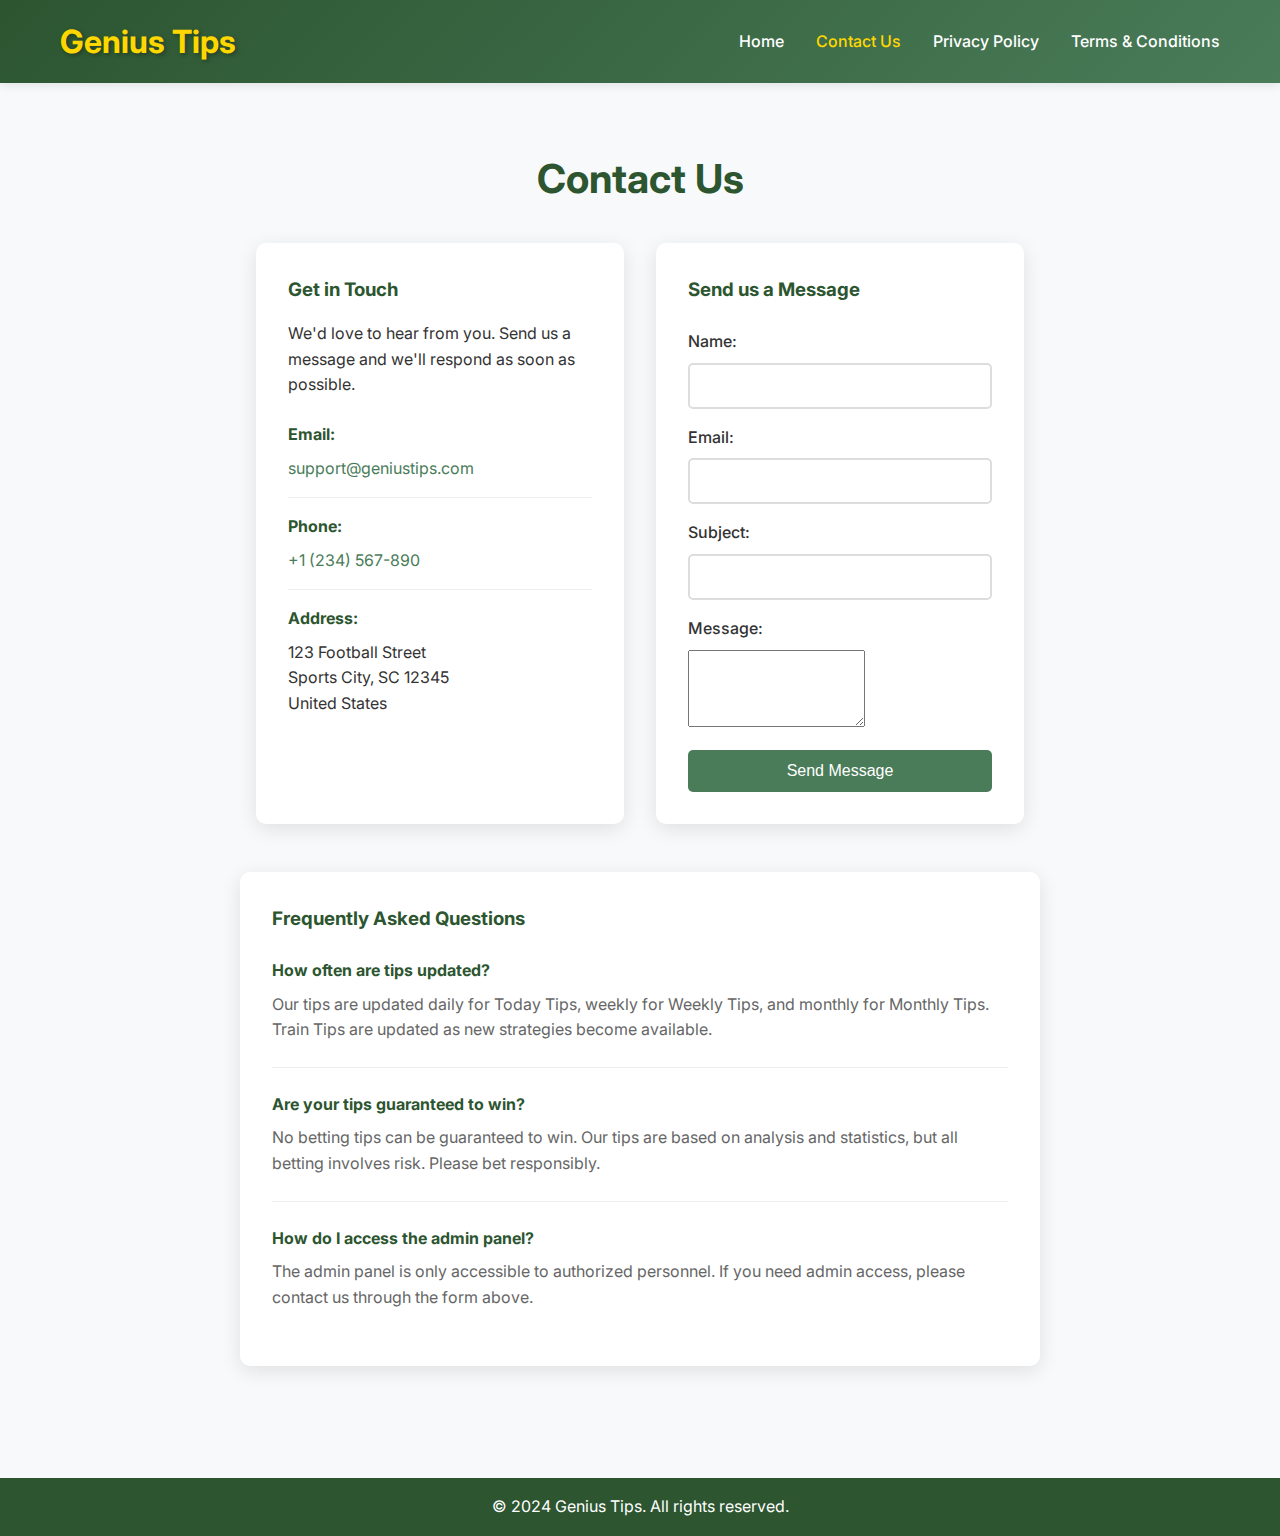
<file: contact.html>
<!DOCTYPE html>
<html lang="en">
<head>
    <meta charset="UTF-8">
    <meta name="viewport" content="width=device-width, initial-scale=1.0">
    <title>Contact Us - Genius Pro Tips</title>
    
    <!-- Favicon -->
    <link rel="icon" type="image/x-icon" href="favicon.ico">
    <link rel="shortcut icon" href="favicon.ico">
    
    <link rel="stylesheet" href="styles.css">
    <link href="https://fonts.googleapis.com/css2?family=Inter:wght@300;400;500;600;700&display=swap" rel="stylesheet">
</head>
<body>
    <!-- Header -->
    <header class="header">
        <div class="container">
            <h1 class="logo" id="logo">Genius Tips</h1>
            <nav class="nav">
                <a href="index.html" class="nav-link">Home</a>
                <a href="contact.html" class="nav-link active">Contact Us</a>
                <a href="privacy.html" class="nav-link">Privacy Policy</a>
                <a href="terms.html" class="nav-link">Terms & Conditions</a>
                <a href="#" class="nav-link" onclick="logout()" id="logoutBtn" style="display: none;">Logout</a>
            </nav>
            
            <!-- Mobile Menu Button -->
            <button class="mobile-menu-btn" onclick="toggleMobileMenu()">
                <span></span>
                <span></span>
                <span></span>
            </button>
            
            <!-- Mobile Navigation -->
            <nav class="mobile-nav">
                <a href="index.html" class="nav-link">Home</a>
                <a href="contact.html" class="nav-link active">Contact Us</a>
                <a href="privacy.html" class="nav-link">Privacy Policy</a>
                <a href="terms.html" class="nav-link">Terms & Conditions</a>
                <a href="#" class="nav-link" onclick="logout()" id="logoutBtnMobile" style="display: none;">Logout</a>
            </nav>
        </div>
    </header>

    <!-- Main Content -->
    <main class="main">
        <div class="container">
            <div class="page-content">
                <h1 class="page-title">Contact Us</h1>
                
                <div class="contact-info">
                    <div class="contact-card">
                        <h3>Get in Touch</h3>
                        <p>We'd love to hear from you. Send us a message and we'll respond as soon as possible.</p>
                        
                        <div class="contact-details">
                            <div class="contact-item">
                                <strong>Email:</strong>
                                <a href="mailto:support@geniustips.com">support@geniustips.com</a>
                            </div>
                            <div class="contact-item">
                                <strong>Phone:</strong>
                                <a href="tel:+1234567890">+1 (234) 567-890</a>
                            </div>
                            <div class="contact-item">
                                <strong>Address:</strong>
                                <span>123 Football Street<br>Sports City, SC 12345<br>United States</span>
                            </div>
                        </div>
                    </div>
                    
                    <div class="contact-form">
                        <h3>Send us a Message</h3>
                        <form id="contactForm">
                            <div class="form-group">
                                <label for="name">Name:</label>
                                <input type="text" id="name" name="name" required>
                            </div>
                            <div class="form-group">
                                <label for="email">Email:</label>
                                <input type="email" id="email" name="email" required>
                            </div>
                            <div class="form-group">
                                <label for="subject">Subject:</label>
                                <input type="text" id="subject" name="subject" required>
                            </div>
                            <div class="form-group">
                                <label for="message">Message:</label>
                                <textarea id="message" name="message" rows="5" required></textarea>
                            </div>
                            <button type="submit" class="btn btn-primary">Send Message</button>
                        </form>
                    </div>
                </div>
                
                <div class="faq-section">
                    <h3>Frequently Asked Questions</h3>
                    <div class="faq-item">
                        <h4>How often are tips updated?</h4>
                        <p>Our tips are updated daily for Today Tips, weekly for Weekly Tips, and monthly for Monthly Tips. Train Tips are updated as new strategies become available.</p>
                    </div>
                    <div class="faq-item">
                        <h4>Are your tips guaranteed to win?</h4>
                        <p>No betting tips can be guaranteed to win. Our tips are based on analysis and statistics, but all betting involves risk. Please bet responsibly.</p>
                    </div>
                    <div class="faq-item">
                        <h4>How do I access the admin panel?</h4>
                        <p>The admin panel is only accessible to authorized personnel. If you need admin access, please contact us through the form above.</p>
                    </div>
                </div>
            </div>
        </div>
    </main>

    <!-- Admin Login Modal -->
    <div id="adminModal" class="modal">
        <div class="modal-content">
            <span class="close" onclick="closeAdminModal()">&times;</span>
            <h2>Admin Login</h2>
            <form id="adminLoginForm">
                <div class="form-group">
                    <label for="username">Username:</label>
                    <input type="text" id="username" name="username" required>
                </div>
                <div class="form-group">
                    <label for="password">Password:</label>
                    <input type="password" id="password" name="password" required>
                </div>
                <button type="submit" class="btn btn-primary">Login</button>
            </form>
        </div>
    </div>

    <!-- Footer -->
    <footer class="footer">
        <div class="container">
            <p>&copy; 2024 Genius Tips. All rights reserved.</p>
        </div>
    </footer>

    <script src="script.js"></script>
    <script>
        // Handle contact form submission
        document.getElementById('contactForm').addEventListener('submit', function(e) {
            e.preventDefault();
            alert('Thank you for your message! We will get back to you soon.');
            this.reset();
        });
    </script>
</body>
</html>
</file>
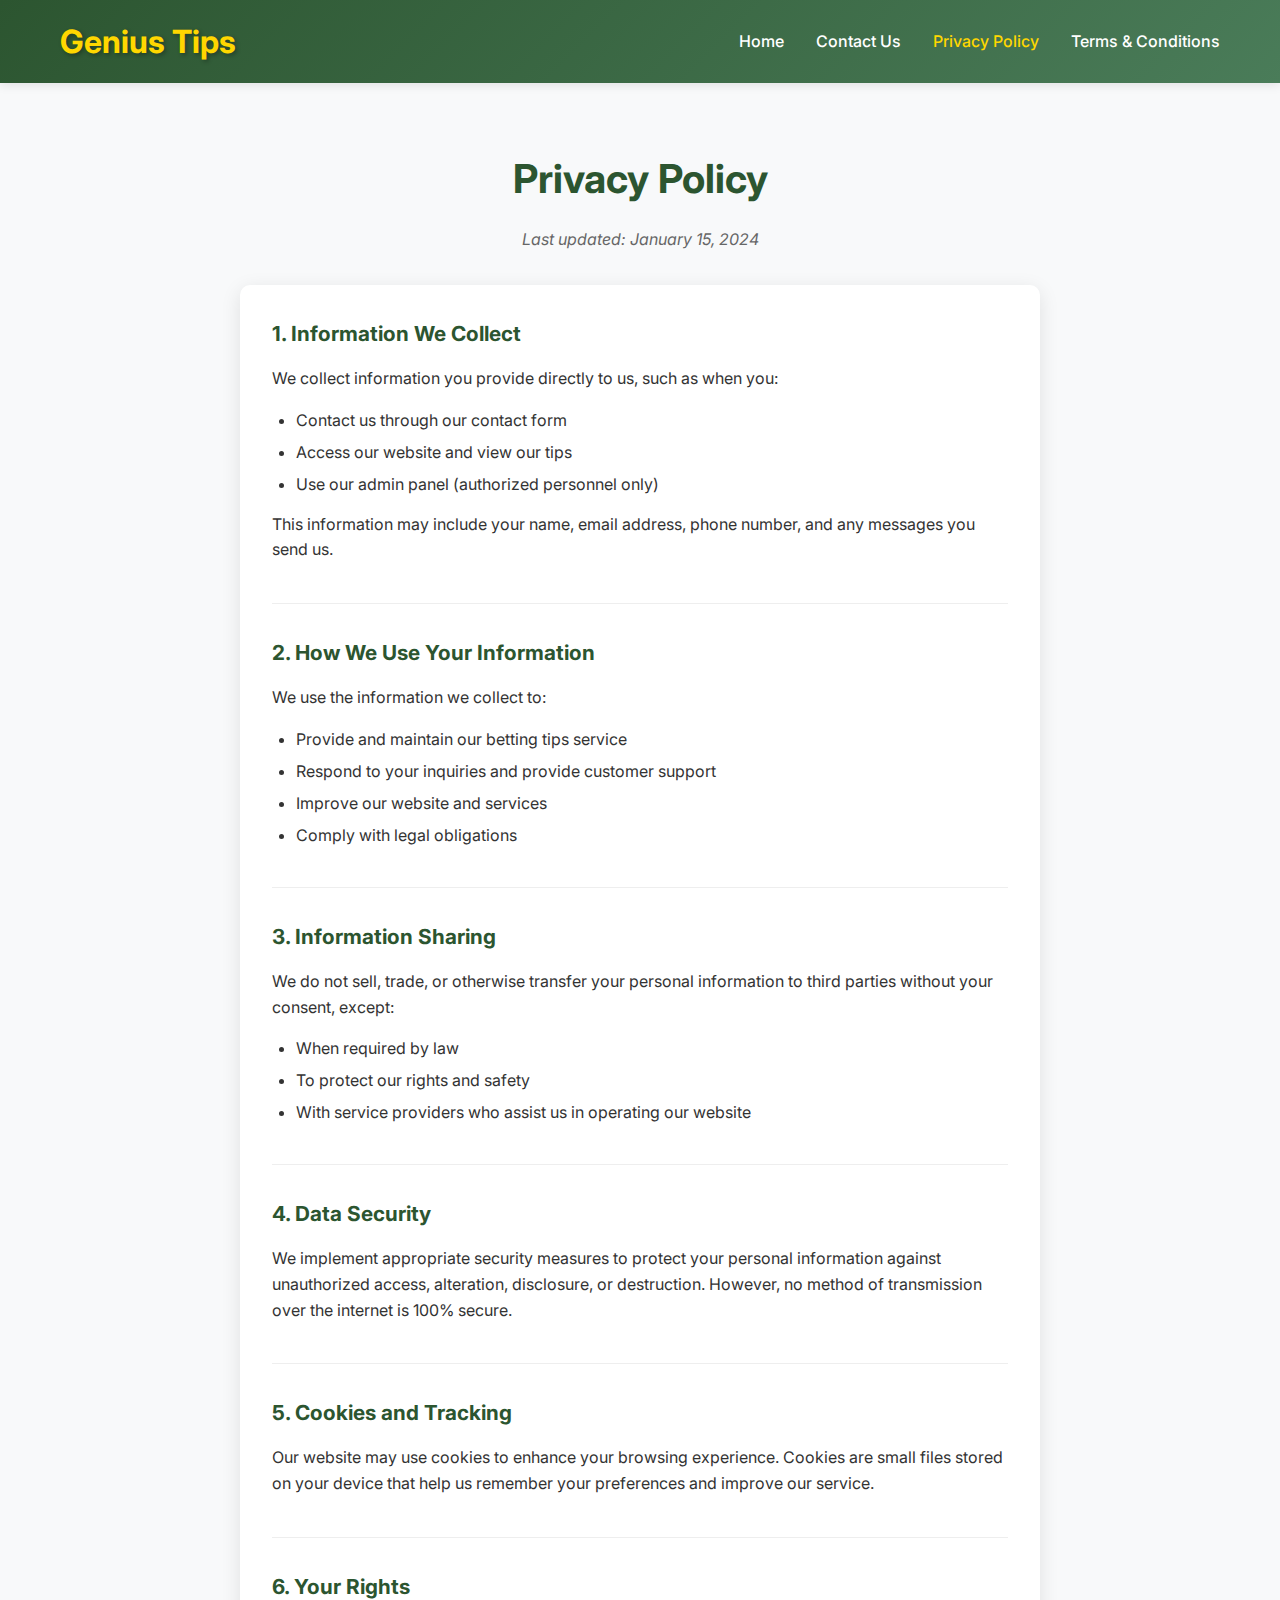
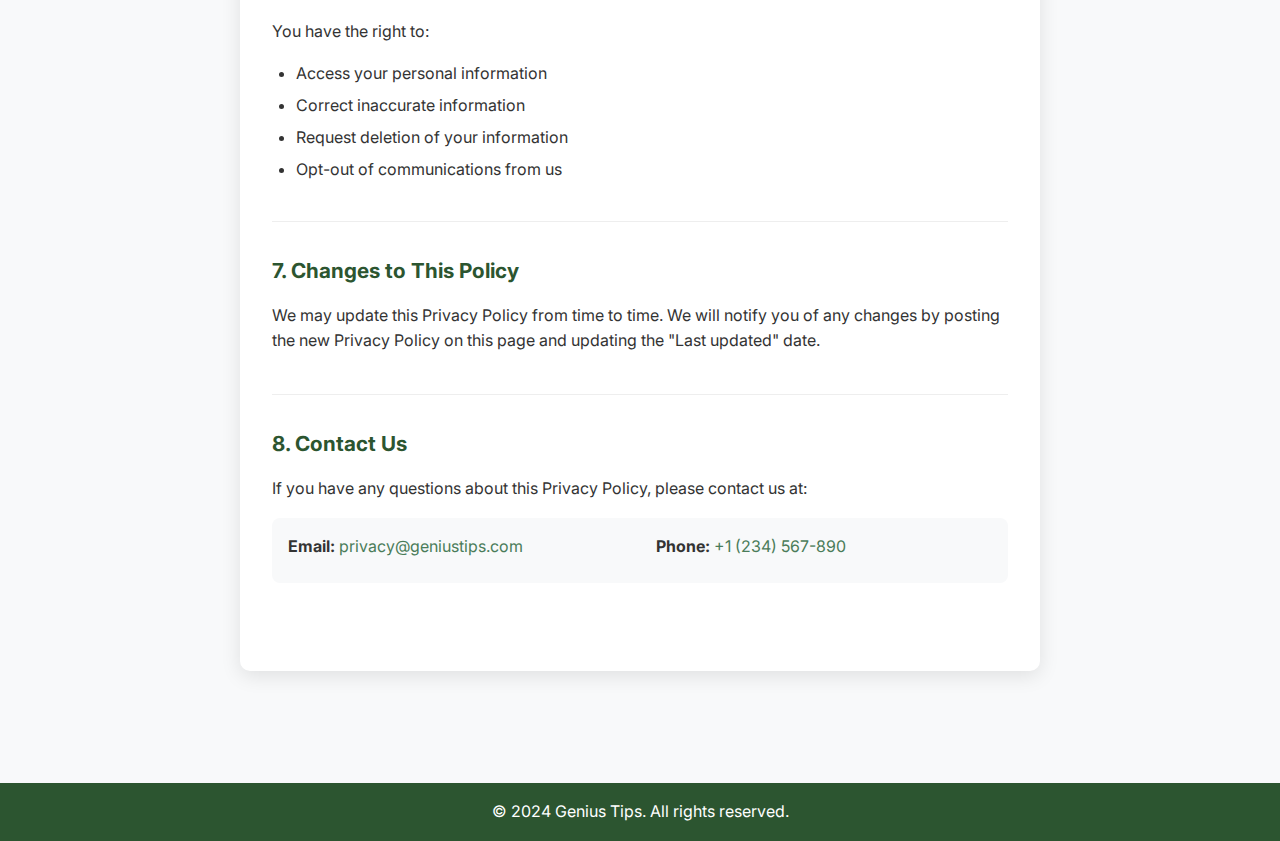
<file: privacy.html>
<!DOCTYPE html>
<html lang="en">
<head>
    <meta charset="UTF-8">
    <meta name="viewport" content="width=device-width, initial-scale=1.0">
    <meta name="google-adsense-account" content="ca-pub-2565386197658799">
    <title>Privacy Policy - Genius Tips</title>
    <link rel="stylesheet" href="styles.css">
    <link href="https://fonts.googleapis.com/css2?family=Inter:wght@300;400;500;600;700&display=swap" rel="stylesheet">
</head>
<body>
    <!-- Header -->
    <header class="header">
        <div class="container">
            <h1 class="logo" id="logo">Genius Tips</h1>
            <nav class="nav">
                <a href="index.html" class="nav-link">Home</a>
                <a href="contact.html" class="nav-link">Contact Us</a>
                <a href="privacy.html" class="nav-link active">Privacy Policy</a>
                <a href="terms.html" class="nav-link">Terms & Conditions</a>
                <a href="#" class="nav-link" onclick="logout()" id="logoutBtn" style="display: none;">Logout</a>
            </nav>
            
            <!-- Mobile Menu Button -->
            <button class="mobile-menu-btn" onclick="toggleMobileMenu()">
                <span></span>
                <span></span>
                <span></span>
            </button>
            
            <!-- Mobile Navigation -->
            <nav class="mobile-nav">
                <a href="index.html" class="nav-link">Home</a>
                <a href="contact.html" class="nav-link">Contact Us</a>
                <a href="privacy.html" class="nav-link active">Privacy Policy</a>
                <a href="terms.html" class="nav-link">Terms & Conditions</a>
                <a href="#" class="nav-link" onclick="logout()" id="logoutBtnMobile" style="display: none;">Logout</a>
            </nav>
        </div>
    </header>

    <!-- Main Content -->
    <main class="main">
        <div class="container">
            <div class="page-content">
                <h1 class="page-title">Privacy Policy</h1>
                <p class="last-updated">Last updated: January 15, 2024</p>
                
                <div class="policy-content">
                    <section class="policy-section">
                        <h3>1. Information We Collect</h3>
                        <p>We collect information you provide directly to us, such as when you:</p>
                        <ul>
                            <li>Contact us through our contact form</li>
                            <li>Access our website and view our tips</li>
                            <li>Use our admin panel (authorized personnel only)</li>
                        </ul>
                        <p>This information may include your name, email address, phone number, and any messages you send us.</p>
                    </section>

                    <section class="policy-section">
                        <h3>2. How We Use Your Information</h3>
                        <p>We use the information we collect to:</p>
                        <ul>
                            <li>Provide and maintain our betting tips service</li>
                            <li>Respond to your inquiries and provide customer support</li>
                            <li>Improve our website and services</li>
                            <li>Comply with legal obligations</li>
                        </ul>
                    </section>

                    <section class="policy-section">
                        <h3>3. Information Sharing</h3>
                        <p>We do not sell, trade, or otherwise transfer your personal information to third parties without your consent, except:</p>
                        <ul>
                            <li>When required by law</li>
                            <li>To protect our rights and safety</li>
                            <li>With service providers who assist us in operating our website</li>
                        </ul>
                    </section>

                    <section class="policy-section">
                        <h3>4. Data Security</h3>
                        <p>We implement appropriate security measures to protect your personal information against unauthorized access, alteration, disclosure, or destruction. However, no method of transmission over the internet is 100% secure.</p>
                    </section>

                    <section class="policy-section">
                        <h3>5. Cookies and Tracking</h3>
                        <p>Our website may use cookies to enhance your browsing experience. Cookies are small files stored on your device that help us remember your preferences and improve our service.</p>
                    </section>

                    <section class="policy-section">
                        <h3>6. Your Rights</h3>
                        <p>You have the right to:</p>
                        <ul>
                            <li>Access your personal information</li>
                            <li>Correct inaccurate information</li>
                            <li>Request deletion of your information</li>
                            <li>Opt-out of communications from us</li>
                        </ul>
                    </section>

                    <section class="policy-section">
                        <h3>7. Changes to This Policy</h3>
                        <p>We may update this Privacy Policy from time to time. We will notify you of any changes by posting the new Privacy Policy on this page and updating the "Last updated" date.</p>
                    </section>

                    <section class="policy-section">
                        <h3>8. Contact Us</h3>
                        <p>If you have any questions about this Privacy Policy, please contact us at:</p>
                        <div class="contact-info">
                            <p><strong>Email:</strong> <a href="mailto:privacy@geniustips.com">privacy@geniustips.com</a></p>
                            <p><strong>Phone:</strong> <a href="tel:+1234567890">+1 (234) 567-890</a></p>
                        </div>
                    </section>
                </div>
            </div>
        </div>
    </main>

    <!-- Admin Login Modal -->
    <div id="adminModal" class="modal">
        <div class="modal-content">
            <span class="close" onclick="closeAdminModal()">&times;</span>
            <h2>Admin Login</h2>
            <form id="adminLoginForm">
                <div class="form-group">
                    <label for="username">Username:</label>
                    <input type="text" id="username" name="username" required>
                </div>
                <div class="form-group">
                    <label for="password">Password:</label>
                    <input type="password" id="password" name="password" required>
                </div>
                <button type="submit" class="btn btn-primary">Login</button>
            </form>
        </div>
    </div>

    <!-- Footer -->
    <footer class="footer">
        <div class="container">
            <p>&copy; 2024 Genius Tips. All rights reserved.</p>
        </div>
    </footer>

    <script src="script.js"></script>
</body>
</html>
</file>
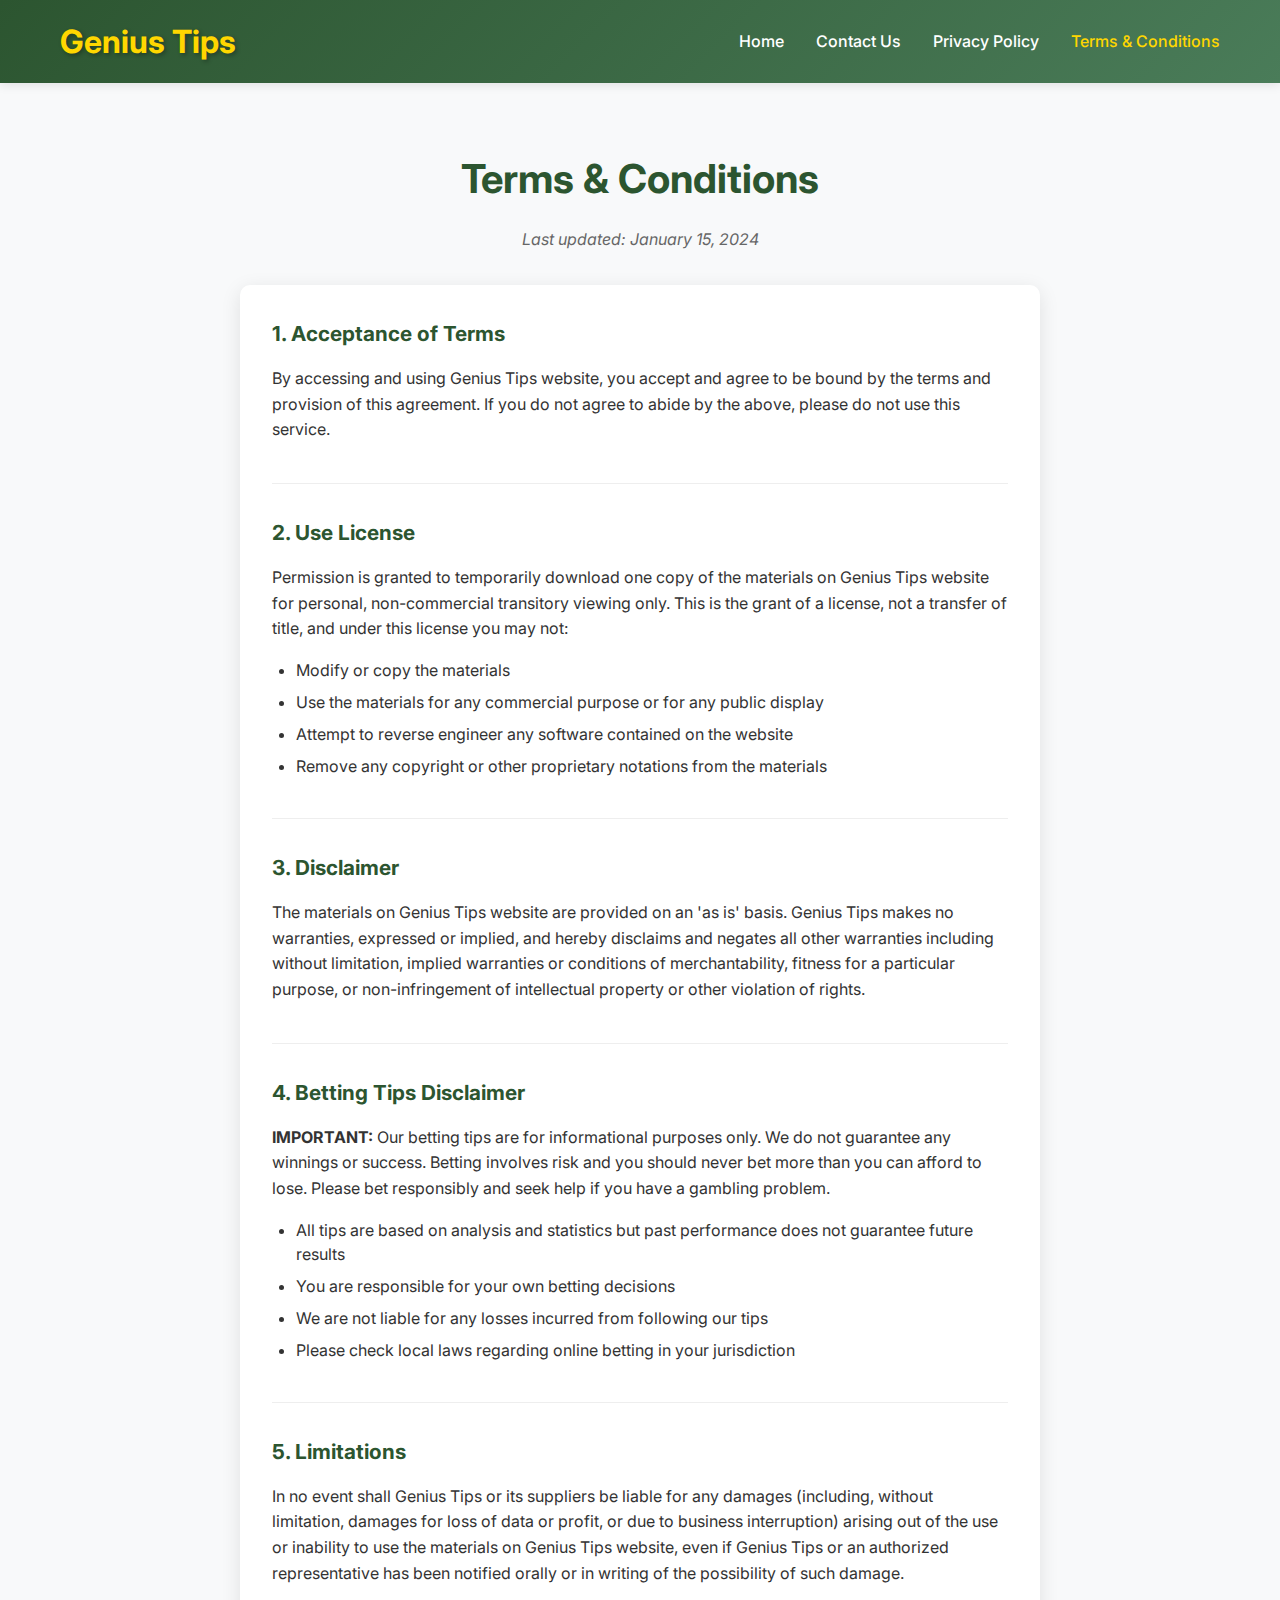
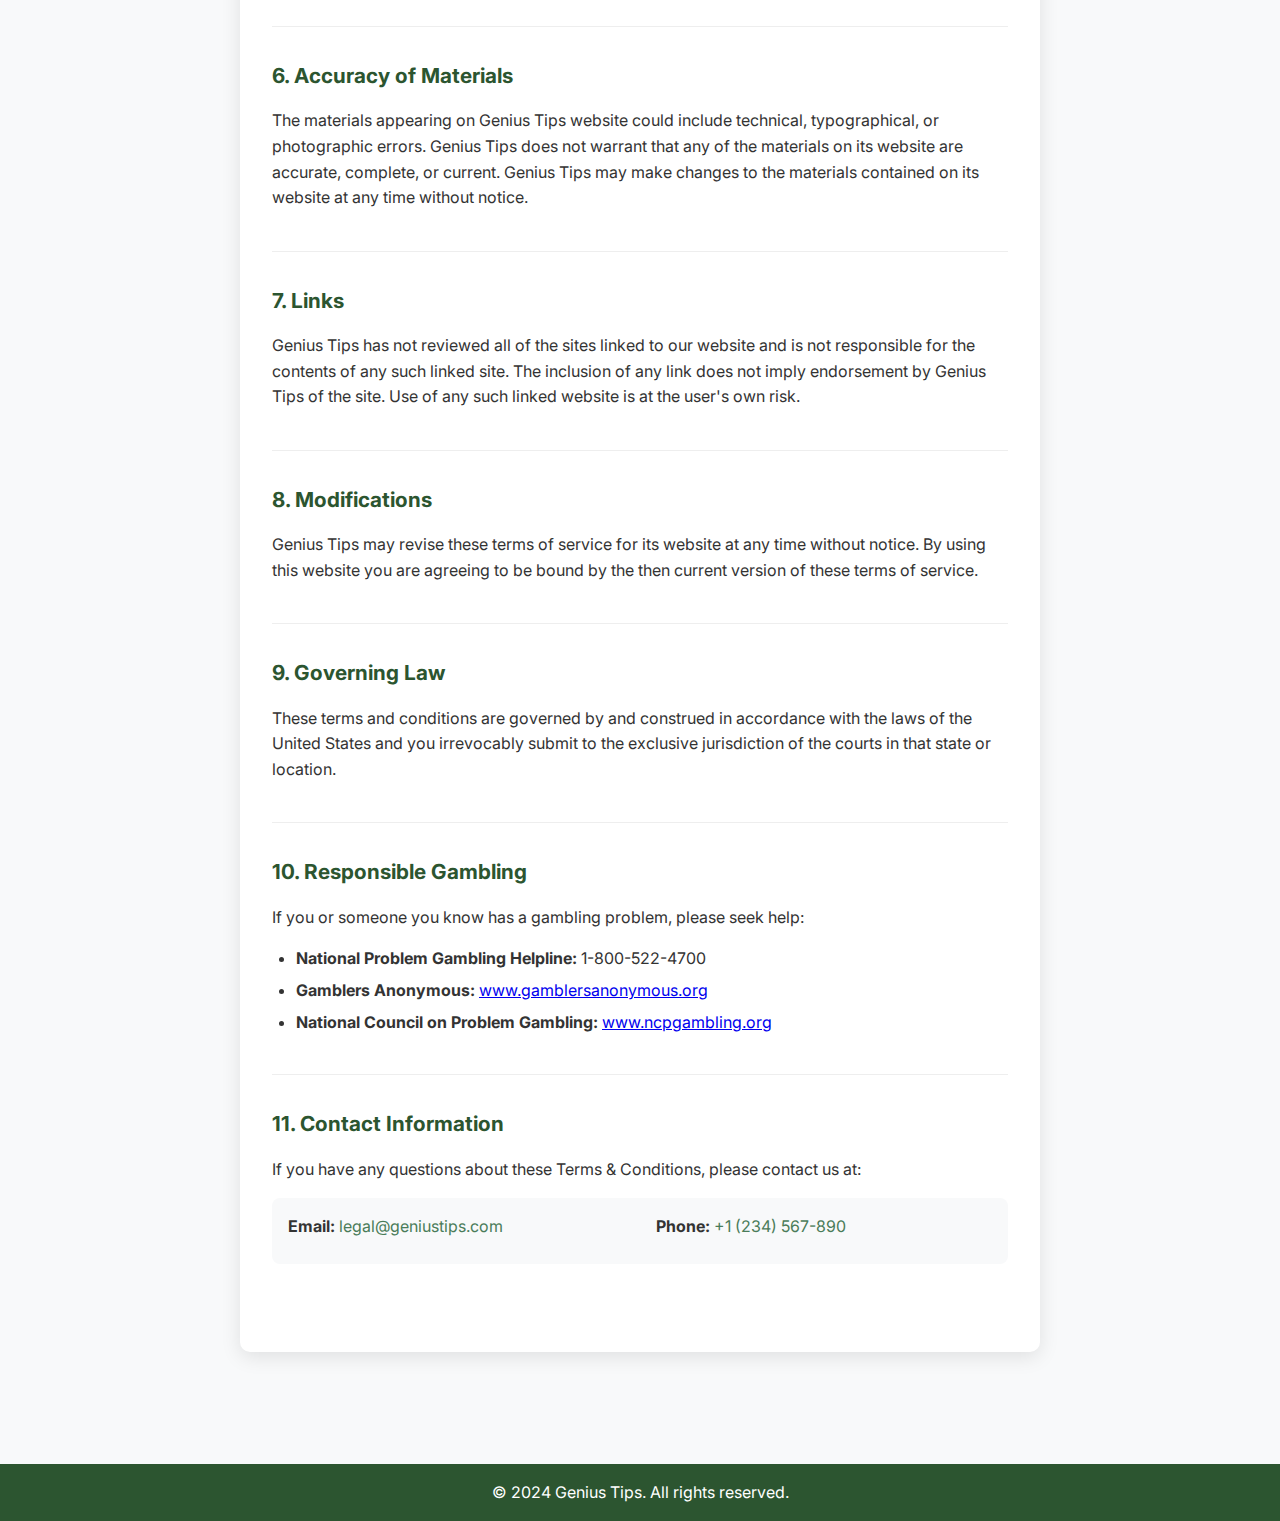
<file: terms.html>
<!DOCTYPE html>
<html lang="en">
<head>
    <meta charset="UTF-8">
    <meta name="viewport" content="width=device-width, initial-scale=1.0">
    <title>Terms & Conditions - Genius Tips</title>
    <link rel="stylesheet" href="styles.css">
    <link href="https://fonts.googleapis.com/css2?family=Inter:wght@300;400;500;600;700&display=swap" rel="stylesheet">
</head>
<body>
    <!-- Header -->
    <header class="header">
        <div class="container">
            <h1 class="logo" id="logo">Genius Tips</h1>
            <nav class="nav">
                <a href="index.html" class="nav-link">Home</a>
                <a href="contact.html" class="nav-link">Contact Us</a>
                <a href="privacy.html" class="nav-link">Privacy Policy</a>
                <a href="terms.html" class="nav-link active">Terms & Conditions</a>
                <a href="#" class="nav-link" onclick="logout()" id="logoutBtn" style="display: none;">Logout</a>
            </nav>
            
            <!-- Mobile Menu Button -->
            <button class="mobile-menu-btn" onclick="toggleMobileMenu()">
                <span></span>
                <span></span>
                <span></span>
            </button>
            
            <!-- Mobile Navigation -->
            <nav class="mobile-nav">
                <a href="index.html" class="nav-link">Home</a>
                <a href="contact.html" class="nav-link">Contact Us</a>
                <a href="privacy.html" class="nav-link">Privacy Policy</a>
                <a href="terms.html" class="nav-link active">Terms & Conditions</a>
                <a href="#" class="nav-link" onclick="logout()" id="logoutBtnMobile" style="display: none;">Logout</a>
            </nav>
        </div>
    </header>

    <!-- Main Content -->
    <main class="main">
        <div class="container">
            <div class="page-content">
                <h1 class="page-title">Terms & Conditions</h1>
                <p class="last-updated">Last updated: January 15, 2024</p>
                
                <div class="policy-content">
                    <section class="policy-section">
                        <h3>1. Acceptance of Terms</h3>
                        <p>By accessing and using Genius Tips website, you accept and agree to be bound by the terms and provision of this agreement. If you do not agree to abide by the above, please do not use this service.</p>
                    </section>

                    <section class="policy-section">
                        <h3>2. Use License</h3>
                        <p>Permission is granted to temporarily download one copy of the materials on Genius Tips website for personal, non-commercial transitory viewing only. This is the grant of a license, not a transfer of title, and under this license you may not:</p>
                        <ul>
                            <li>Modify or copy the materials</li>
                            <li>Use the materials for any commercial purpose or for any public display</li>
                            <li>Attempt to reverse engineer any software contained on the website</li>
                            <li>Remove any copyright or other proprietary notations from the materials</li>
                        </ul>
                    </section>

                    <section class="policy-section">
                        <h3>3. Disclaimer</h3>
                        <p>The materials on Genius Tips website are provided on an 'as is' basis. Genius Tips makes no warranties, expressed or implied, and hereby disclaims and negates all other warranties including without limitation, implied warranties or conditions of merchantability, fitness for a particular purpose, or non-infringement of intellectual property or other violation of rights.</p>
                    </section>

                    <section class="policy-section">
                        <h3>4. Betting Tips Disclaimer</h3>
                        <p><strong>IMPORTANT:</strong> Our betting tips are for informational purposes only. We do not guarantee any winnings or success. Betting involves risk and you should never bet more than you can afford to lose. Please bet responsibly and seek help if you have a gambling problem.</p>
                        <ul>
                            <li>All tips are based on analysis and statistics but past performance does not guarantee future results</li>
                            <li>You are responsible for your own betting decisions</li>
                            <li>We are not liable for any losses incurred from following our tips</li>
                            <li>Please check local laws regarding online betting in your jurisdiction</li>
                        </ul>
                    </section>

                    <section class="policy-section">
                        <h3>5. Limitations</h3>
                        <p>In no event shall Genius Tips or its suppliers be liable for any damages (including, without limitation, damages for loss of data or profit, or due to business interruption) arising out of the use or inability to use the materials on Genius Tips website, even if Genius Tips or an authorized representative has been notified orally or in writing of the possibility of such damage.</p>
                    </section>

                    <section class="policy-section">
                        <h3>6. Accuracy of Materials</h3>
                        <p>The materials appearing on Genius Tips website could include technical, typographical, or photographic errors. Genius Tips does not warrant that any of the materials on its website are accurate, complete, or current. Genius Tips may make changes to the materials contained on its website at any time without notice.</p>
                    </section>

                    <section class="policy-section">
                        <h3>7. Links</h3>
                        <p>Genius Tips has not reviewed all of the sites linked to our website and is not responsible for the contents of any such linked site. The inclusion of any link does not imply endorsement by Genius Tips of the site. Use of any such linked website is at the user's own risk.</p>
                    </section>

                    <section class="policy-section">
                        <h3>8. Modifications</h3>
                        <p>Genius Tips may revise these terms of service for its website at any time without notice. By using this website you are agreeing to be bound by the then current version of these terms of service.</p>
                    </section>

                    <section class="policy-section">
                        <h3>9. Governing Law</h3>
                        <p>These terms and conditions are governed by and construed in accordance with the laws of the United States and you irrevocably submit to the exclusive jurisdiction of the courts in that state or location.</p>
                    </section>

                    <section class="policy-section">
                        <h3>10. Responsible Gambling</h3>
                        <p>If you or someone you know has a gambling problem, please seek help:</p>
                        <ul>
                            <li><strong>National Problem Gambling Helpline:</strong> 1-800-522-4700</li>
                            <li><strong>Gamblers Anonymous:</strong> <a href="https://www.gamblersanonymous.org" target="_blank">www.gamblersanonymous.org</a></li>
                            <li><strong>National Council on Problem Gambling:</strong> <a href="https://www.ncpgambling.org" target="_blank">www.ncpgambling.org</a></li>
                        </ul>
                    </section>

                    <section class="policy-section">
                        <h3>11. Contact Information</h3>
                        <p>If you have any questions about these Terms & Conditions, please contact us at:</p>
                        <div class="contact-info">
                            <p><strong>Email:</strong> <a href="mailto:legal@geniustips.com">legal@geniustips.com</a></p>
                            <p><strong>Phone:</strong> <a href="tel:+1234567890">+1 (234) 567-890</a></p>
                        </div>
                    </section>
                </div>
            </div>
        </div>
    </main>

    <!-- Admin Login Modal -->
    <div id="adminModal" class="modal">
        <div class="modal-content">
            <span class="close" onclick="closeAdminModal()">&times;</span>
            <h2>Admin Login</h2>
            <form id="adminLoginForm">
                <div class="form-group">
                    <label for="username">Username:</label>
                    <input type="text" id="username" name="username" required>
                </div>
                <div class="form-group">
                    <label for="password">Password:</label>
                    <input type="password" id="password" name="password" required>
                </div>
                <button type="submit" class="btn btn-primary">Login</button>
            </form>
        </div>
    </div>

    <!-- Footer -->
    <footer class="footer">
        <div class="container">
            <p>&copy; 2024 Genius Tips. All rights reserved.</p>
        </div>
    </footer>

    <script src="script.js"></script>
</body>
</html>
</file>
<file: styles.css>
/* Reset and Base Styles */
* {
    margin: 0;
    padding: 0;
    box-sizing: border-box;
}

body {
    font-family: 'Inter', sans-serif;
    line-height: 1.6;
    color: #333;
    background-color: #f8f9fa;
}

.container {
    max-width: 1200px;
    margin: 0 auto;
    padding: 0 20px;
}

/* Header Styles */
.header {
    background: linear-gradient(135deg, #2c5530, #4a7c59);
    color: white;
    padding: 1rem 0;
    box-shadow: 0 2px 10px rgba(0,0,0,0.1);
}

.header .container {
    display: flex;
    justify-content: space-between;
    align-items: center;
}

.logo {
    font-size: 2rem;
    font-weight: 700;
    color: #ffd700;
    text-shadow: 2px 2px 4px rgba(0,0,0,0.3);
}

.nav {
    display: flex;
    gap: 2rem;
}

.nav-link {
    color: white;
    text-decoration: none;
    font-weight: 500;
    transition: color 0.3s ease;
}

.nav-link:hover,
.nav-link.active {
    color: #ffd700;
}

/* Mobile Menu Button */
.mobile-menu-btn {
    display: none;
    flex-direction: column;
    background: none;
    border: none;
    cursor: pointer;
    padding: 0.5rem;
}

.mobile-menu-btn span {
    width: 25px;
    height: 3px;
    background-color: white;
    margin: 3px 0;
    transition: 0.3s;
    border-radius: 2px;
}

.mobile-menu-btn.active span:nth-child(1) {
    transform: rotate(-45deg) translate(-5px, 6px);
}

.mobile-menu-btn.active span:nth-child(2) {
    opacity: 0;
}

.mobile-menu-btn.active span:nth-child(3) {
    transform: rotate(45deg) translate(-5px, -6px);
}

/* Mobile Navigation */
.mobile-nav {
    display: none;
    position: absolute;
    top: 100%;
    left: 0;
    right: 0;
    background: linear-gradient(135deg, #2c5530, #4a7c59);
    flex-direction: column;
    padding: 1rem;
    box-shadow: 0 5px 15px rgba(0,0,0,0.2);
    z-index: 1000;
    opacity: 0;
    transform: translateY(-10px);
    transition: all 0.3s ease;
}

.mobile-nav.active {
    display: flex;
    opacity: 1;
    transform: translateY(0);
}

.mobile-nav .nav-link {
    padding: 0.75rem 0;
    border-bottom: 1px solid rgba(255,255,255,0.1);
    text-align: center;
}

.mobile-nav .nav-link:last-child {
    border-bottom: none;
}

/* Main Content */
.main {
    min-height: calc(100vh - 140px);
    padding: 2rem 0;
}

/* Hero Section */
.hero {
    text-align: center;
    margin-bottom: 3rem;
}

.hero-title {
    font-size: 3rem;
    font-weight: 700;
    color: #2c5530;
    margin-bottom: 1rem;
}

.hero-subtitle {
    font-size: 1.2rem;
    color: #666;
    max-width: 600px;
    margin: 0 auto;
}

/* Tips Grid */
.tips-grid {
    display: grid;
    grid-template-columns: repeat(auto-fit, minmax(280px, 1fr));
    gap: 2rem;
    max-width: 800px;
    margin: 0 auto;
}

.grid-item {
    cursor: pointer;
    transition: transform 0.3s ease;
}

.grid-item:hover {
    transform: translateY(-5px);
}

.grid-card {
    background: white;
    border-radius: 15px;
    padding: 2rem;
    text-align: center;
    box-shadow: 0 5px 20px rgba(0,0,0,0.1);
    border: 2px solid transparent;
    transition: all 0.3s ease;
    height: 100%;
    display: flex;
    flex-direction: column;
    justify-content: center;
}

.grid-card:hover {
    border-color: #4a7c59;
    box-shadow: 0 10px 30px rgba(74, 124, 89, 0.2);
}

.grid-icon {
    font-size: 3rem;
    margin-bottom: 1rem;
}

.grid-title {
    font-size: 1.5rem;
    font-weight: 600;
    color: #2c5530;
    margin-bottom: 1rem;
}

.grid-description {
    color: #666;
    font-size: 1rem;
}

/* Modal Styles */
.modal {
    display: none;
    position: fixed;
    z-index: 1000;
    left: 0;
    top: 0;
    width: 100%;
    height: 100%;
    background-color: rgba(0,0,0,0.5);
}

.modal-content {
    background-color: white;
    margin: 15% auto;
    padding: 2rem;
    border-radius: 10px;
    width: 90%;
    max-width: 400px;
    position: relative;
}

.close {
    color: #aaa;
    float: right;
    font-size: 28px;
    font-weight: bold;
    cursor: pointer;
    position: absolute;
    right: 1rem;
    top: 1rem;
}

.close:hover {
    color: #000;
}

/* Form Styles */
.form-group {
    margin-bottom: 1rem;
}

.form-group label {
    display: block;
    margin-bottom: 0.5rem;
    font-weight: 500;
    color: #333;
}

.form-group input {
    width: 100%;
    padding: 0.75rem;
    border: 2px solid #ddd;
    border-radius: 5px;
    font-size: 1rem;
    transition: border-color 0.3s ease;
}

.form-group input:focus {
    outline: none;
    border-color: #4a7c59;
}

/* Button Styles */
.btn {
    padding: 0.75rem 1.5rem;
    border: none;
    border-radius: 5px;
    font-size: 1rem;
    font-weight: 500;
    cursor: pointer;
    transition: all 0.3s ease;
    text-decoration: none;
    display: inline-block;
    text-align: center;
}

.btn-primary {
    background-color: #4a7c59;
    color: white;
    width: 100%;
}

.btn-primary:hover {
    background-color: #2c5530;
}

.btn-secondary {
    background-color: #6c757d;
    color: white;
}

.btn-secondary:hover {
    background-color: #545b62;
}

.btn-warning {
    background-color: #ffc107;
    color: #212529;
    border: 1px solid #ffc107;
}

.btn-warning:hover {
    background-color: #e0a800;
    border-color: #d39e00;
}

.btn-danger {
    background-color: #dc3545;
    color: white;
}

.btn-danger:hover {
    background-color: #c82333;
}

.btn-success {
    background-color: #28a745;
    color: white;
}

.btn-success:hover {
    background-color: #218838;
}

/* Logo styling */
.logo {
    transition: transform 0.2s ease;
}

/* Tips Page Styles */
.tips-page {
    max-width: 800px;
    margin: 0 auto;
}

.tips-header {
    text-align: center;
    margin-bottom: 2rem;
}

.tips-title {
    font-size: 2.5rem;
    font-weight: 700;
    color: #2c5530;
    margin-bottom: 1rem;
}

.back-btn {
    background-color: #6c757d;
    color: white;
    padding: 0.5rem 1rem;
    border-radius: 5px;
    text-decoration: none;
    display: inline-block;
    margin-bottom: 2rem;
    transition: background-color 0.3s ease;
}

.back-btn:hover {
    background-color: #545b62;
}

.tips-list {
    background: white;
    border-radius: 10px;
    padding: 2rem;
    box-shadow: 0 5px 20px rgba(0,0,0,0.1);
}

.tip-item {
    background: white;
    border-radius: 10px;
    padding: 1.5rem;
    margin-bottom: 1rem;
    box-shadow: 0 3px 10px rgba(0,0,0,0.1);
    border-left: 4px solid #4a7c59;
}

.tip-header {
    display: flex;
    justify-content: space-between;
    align-items: center;
    margin-bottom: 1rem;
    padding-bottom: 0.5rem;
    border-bottom: 1px solid #eee;
}

.tip-match {
    font-weight: 600;
    color: #2c5530;
    font-size: 1.2rem;
}

.tip-time {
    background: #4a7c59;
    color: white;
    padding: 0.3rem 0.8rem;
    border-radius: 20px;
    font-size: 0.9rem;
    font-weight: 500;
}

.tip-details {
    display: grid;
    grid-template-columns: repeat(auto-fit, minmax(150px, 1fr));
    gap: 1rem;
    margin-bottom: 1rem;
}

.tip-detail {
    background: #f8f9fa;
    padding: 1rem;
    border-radius: 8px;
    text-align: center;
}

.tip-detail-label {
    font-weight: 500;
    color: #666;
    font-size: 0.8rem;
    margin-bottom: 0.5rem;
    text-transform: uppercase;
    letter-spacing: 0.5px;
}

.tip-detail-value {
    font-weight: 700;
    color: #2c5530;
    font-size: 1.1rem;
}


/* Date Section Styles */
.date-section {
    margin-bottom: 2rem;
}

.date-header {
    background: linear-gradient(135deg, #2c5530, #4a7c59);
    color: white;
    padding: 1rem 1.5rem;
    border-radius: 10px 10px 0 0;
    margin: 0;
    font-size: 1.1rem;
    font-weight: 600;
    text-align: center;
}

.tips-for-date {
    background: #f8f9fa;
    padding: 1rem;
    border-radius: 0 0 10px 10px;
    border: 1px solid #dee2e6;
    border-top: none;
}

.tip-actions {
    margin-top: 1rem;
    display: flex;
    gap: 0.5rem;
    justify-content: flex-end;
}

.no-tips {
    text-align: center;
    padding: 3rem;
    color: #666;
    font-size: 1.1rem;
}

/* Admin Dashboard Styles */
.admin-dashboard {
    background: linear-gradient(135deg, #f8f9fa, #e9ecef);
    border-radius: 15px;
    padding: 2rem;
    margin-bottom: 2rem;
    box-shadow: 0 5px 20px rgba(0,0,0,0.1);
}

.admin-dashboard h3 {
    color: #2c5530;
    margin-bottom: 1.5rem;
    font-size: 1.5rem;
    text-align: center;
}

.dashboard-stats {
    display: grid;
    grid-template-columns: repeat(auto-fit, minmax(200px, 1fr));
    gap: 1rem;
    margin-bottom: 2rem;
}

.stat-card {
    background: white;
    border-radius: 12px;
    padding: 1.5rem;
    display: flex;
    align-items: center;
    box-shadow: 0 3px 15px rgba(0,0,0,0.1);
    transition: transform 0.3s ease, box-shadow 0.3s ease;
    border-left: 4px solid #4a7c59;
}

.stat-card:hover {
    transform: translateY(-3px);
    box-shadow: 0 6px 25px rgba(0,0,0,0.15);
}

.stat-icon {
    font-size: 2.5rem;
    margin-right: 1rem;
    opacity: 0.8;
}

.stat-content {
    flex: 1;
}

.stat-number {
    font-size: 2rem;
    font-weight: 700;
    color: #2c5530;
    line-height: 1;
    margin-bottom: 0.25rem;
}

.stat-label {
    color: #666;
    font-size: 0.9rem;
    font-weight: 500;
    text-transform: uppercase;
    letter-spacing: 0.5px;
}

.dashboard-summary {
    display: grid;
    grid-template-columns: repeat(auto-fit, minmax(250px, 1fr));
    gap: 1rem;
}

.summary-card {
    background: white;
    border-radius: 12px;
    padding: 1.5rem;
    text-align: center;
    box-shadow: 0 3px 15px rgba(0,0,0,0.1);
    border-top: 4px solid #4a7c59;
}

.summary-card h4 {
    color: #2c5530;
    margin-bottom: 1rem;
    font-size: 1.1rem;
}

.summary-number {
    font-size: 2.5rem;
    font-weight: 700;
    color: #4a7c59;
    line-height: 1;
}

.summary-text {
    font-size: 1rem;
    color: #666;
    font-weight: 500;
}

.admin-section {
    background: white;
    border-radius: 12px;
    padding: 2rem;
    margin-bottom: 1rem;
    box-shadow: 0 3px 15px rgba(0,0,0,0.1);
}

.admin-section h3 {
    color: #2c5530;
    margin-bottom: 1.5rem;
    font-size: 1.3rem;
    border-bottom: 2px solid #4a7c59;
    padding-bottom: 0.5rem;
}

/* Admin Page Specific Styles */
.admin-login-section {
    display: flex;
    justify-content: center;
    align-items: center;
    min-height: 60vh;
    padding: 2rem 0;
}

.login-card {
    background: white;
    border-radius: 15px;
    padding: 3rem;
    box-shadow: 0 10px 30px rgba(0,0,0,0.1);
    text-align: center;
    max-width: 400px;
    width: 100%;
}

.login-card h2 {
    color: #2c5530;
    margin-bottom: 1rem;
    font-size: 1.8rem;
}

.login-card p {
    color: #666;
    margin-bottom: 2rem;
}

.admin-dashboard-container {
    padding: 2rem 0;
}

.admin-management {
    background: white;
    border-radius: 15px;
    padding: 2rem;
    margin-top: 2rem;
    box-shadow: 0 5px 20px rgba(0,0,0,0.1);
}

.admin-management h3 {
    color: #2c5530;
    margin-bottom: 2rem;
    font-size: 1.5rem;
    text-align: center;
}

.tip-type-selector {
    margin-bottom: 2rem;
    text-align: center;
}

.tip-type-selector label {
    display: block;
    margin-bottom: 0.5rem;
    font-weight: 500;
    color: #2c5530;
}

.tip-type-selector select {
    padding: 0.75rem 1rem;
    border: 2px solid #e1e5e9;
    border-radius: 8px;
    font-size: 1rem;
    background: white;
    min-width: 200px;
}

.tip-management-item {
    background: #f8f9fa;
    border-radius: 10px;
    padding: 1.5rem;
    margin-bottom: 1rem;
    display: flex;
    justify-content: space-between;
    align-items: center;
    border-left: 4px solid #4a7c59;
}

.tip-info {
    flex: 1;
}

.tip-match {
    font-weight: 600;
    color: #2c5530;
    font-size: 1.1rem;
    margin-bottom: 0.5rem;
}

.tip-details {
    display: flex;
    gap: 1rem;
    margin-bottom: 0.5rem;
    flex-wrap: wrap;
}

.tip-details span {
    background: white;
    padding: 0.25rem 0.5rem;
    border-radius: 4px;
    font-size: 0.85rem;
    color: #666;
}

.tip-date {
    color: #999;
    font-size: 0.9rem;
}

.tip-actions {
    display: flex;
    gap: 0.5rem;
}

.tip-actions .btn {
    padding: 0.5rem 1rem;
    font-size: 0.9rem;
    min-height: auto;
}

.tip-form {
    display: grid;
    grid-template-columns: repeat(auto-fit, minmax(200px, 1fr));
    gap: 1rem;
    margin-bottom: 1rem;
}

.tip-form input,
.tip-form select {
    padding: 0.5rem;
    border: 2px solid #ddd;
    border-radius: 5px;
    font-size: 0.9rem;
}

.tip-form input:focus,
.tip-form select:focus {
    outline: none;
    border-color: #4a7c59;
}

.tip-actions {
    display: flex;
    gap: 0.5rem;
    flex-wrap: wrap;
}

/* Page Content Styles */
.page-content {
    max-width: 800px;
    margin: 0 auto;
    padding: 2rem 0;
}

.page-title {
    font-size: 2.5rem;
    font-weight: 700;
    color: #2c5530;
    text-align: center;
    margin-bottom: 1rem;
}

.last-updated {
    text-align: center;
    color: #666;
    font-style: italic;
    margin-bottom: 2rem;
}

.policy-content {
    background: white;
    border-radius: 10px;
    padding: 2rem;
    box-shadow: 0 5px 20px rgba(0,0,0,0.1);
}

.policy-section {
    margin-bottom: 2rem;
    padding-bottom: 1.5rem;
    border-bottom: 1px solid #eee;
}

.policy-section:last-child {
    border-bottom: none;
    margin-bottom: 0;
}

.policy-section h3 {
    color: #2c5530;
    font-size: 1.3rem;
    margin-bottom: 1rem;
}

.policy-section p {
    line-height: 1.6;
    margin-bottom: 1rem;
}

.policy-section ul {
    margin-left: 1.5rem;
    margin-bottom: 1rem;
}

.policy-section li {
    margin-bottom: 0.5rem;
    line-height: 1.5;
}

.contact-info {
    background: #f8f9fa;
    padding: 1rem;
    border-radius: 8px;
    margin-top: 1rem;
}

.contact-info p {
    margin-bottom: 0.5rem;
}

.contact-info a {
    color: #4a7c59;
    text-decoration: none;
}

.contact-info a:hover {
    text-decoration: underline;
}

/* Contact Page Styles */
.contact-info {
    display: grid;
    grid-template-columns: repeat(auto-fit, minmax(300px, 1fr));
    gap: 2rem;
    margin-bottom: 2rem;
}

.contact-card {
    background: white;
    border-radius: 10px;
    padding: 2rem;
    box-shadow: 0 5px 20px rgba(0,0,0,0.1);
}

.contact-card h3 {
    color: #2c5530;
    margin-bottom: 1rem;
}

.contact-details {
    margin-top: 1.5rem;
}

.contact-item {
    margin-bottom: 1rem;
    padding-bottom: 1rem;
    border-bottom: 1px solid #eee;
}

.contact-item:last-child {
    border-bottom: none;
}

.contact-item strong {
    color: #2c5530;
    display: block;
    margin-bottom: 0.5rem;
}

.contact-item a {
    color: #4a7c59;
    text-decoration: none;
}

.contact-item a:hover {
    text-decoration: underline;
}

.contact-form {
    background: white;
    border-radius: 10px;
    padding: 2rem;
    box-shadow: 0 5px 20px rgba(0,0,0,0.1);
}

.contact-form h3 {
    color: #2c5530;
    margin-bottom: 1.5rem;
}

.faq-section {
    background: white;
    border-radius: 10px;
    padding: 2rem;
    box-shadow: 0 5px 20px rgba(0,0,0,0.1);
    margin-top: 2rem;
}

.faq-section h3 {
    color: #2c5530;
    margin-bottom: 1.5rem;
}

.faq-item {
    margin-bottom: 1.5rem;
    padding-bottom: 1.5rem;
    border-bottom: 1px solid #eee;
}

.faq-item:last-child {
    border-bottom: none;
    margin-bottom: 0;
}

.faq-item h4 {
    color: #2c5530;
    margin-bottom: 0.5rem;
}

.faq-item p {
    color: #666;
    line-height: 1.6;
}

/* Footer */
.footer {
    background-color: #2c5530;
    color: white;
    text-align: center;
    padding: 1rem 0;
    margin-top: 3rem;
}

/* Responsive Design */
@media (max-width: 768px) {
    .container {
        padding: 0 15px;
    }
    
    .header .container {
        position: relative;
    }
    
    .nav {
        display: none;
    }
    
    .mobile-menu-btn {
        display: flex;
    }
    
    .logo {
        font-size: 1.5rem;
    }
    
    .hero-title {
        font-size: 2rem;
    }
    
    .hero-subtitle {
        font-size: 1rem;
    }
    
    .tips-grid {
        grid-template-columns: 1fr;
        gap: 1rem;
    }
    
    .grid-card {
        padding: 1.5rem;
    }
    
    .tips-title {
        font-size: 2rem;
    }
    
    .tip-details {
        grid-template-columns: 1fr;
    }
    
    .tip-form {
        grid-template-columns: 1fr;
    }
    
    .tip-actions {
        justify-content: center;
    }
    
    .page-title {
        font-size: 2rem;
    }
    
    .contact-info {
        grid-template-columns: 1fr;
    }
    
    .contact-card,
    .contact-form,
    .faq-section,
    .policy-content {
        padding: 1.5rem;
    }
    
    /* Mobile dashboard styles */
    .dashboard-stats {
        grid-template-columns: repeat(2, 1fr);
        gap: 0.75rem;
    }
    
    .stat-card {
        padding: 1rem;
        flex-direction: column;
        text-align: center;
    }
    
    .stat-icon {
        margin-right: 0;
        margin-bottom: 0.5rem;
        font-size: 2rem;
    }
    
    .stat-number {
        font-size: 1.5rem;
    }
    
    .stat-label {
        font-size: 0.8rem;
    }
    
    .dashboard-summary {
        grid-template-columns: 1fr;
        gap: 0.75rem;
    }
    
    .summary-card {
        padding: 1rem;
    }
    
    .summary-number {
        font-size: 2rem;
    }
    
    .admin-dashboard {
        padding: 1rem;
    }
    
    .admin-section {
        padding: 1rem;
    }
    
    /* Mobile admin page styles */
    .login-card {
        padding: 2rem;
        margin: 1rem;
    }
    
    .admin-management {
        padding: 1rem;
        margin: 1rem 0;
    }
    
    .tip-management-item {
        flex-direction: column;
        align-items: stretch;
        gap: 1rem;
    }
    
    .tip-actions {
        justify-content: center;
    }
    
    .tip-details {
        flex-direction: column;
        gap: 0.5rem;
    }
}

@media (max-width: 480px) {
    .hero-title {
        font-size: 1.5rem;
    }
    
    .grid-card {
        padding: 1rem;
    }
    
    .grid-icon {
        font-size: 2rem;
    }
    
    .grid-title {
        font-size: 1.2rem;
    }
    
    .modal-content {
        margin: 10% auto;
        padding: 1.5rem;
    }
}

/* ==================== MATCH RESULT TRACKING STYLES ==================== */

.match-results-list {
    display: flex;
    flex-direction: column;
    gap: 1rem;
    margin-top: 1rem;
}

.match-result-item {
    background: white;
    border: 1px solid #e0e0e0;
    border-radius: 8px;
    padding: 1rem;
    display: flex;
    justify-content: space-between;
    align-items: center;
    box-shadow: 0 2px 4px rgba(0,0,0,0.1);
    transition: all 0.3s ease;
}

.match-result-item:hover {
    box-shadow: 0 4px 8px rgba(0,0,0,0.15);
    transform: translateY(-2px);
}

.match-info {
    flex: 1;
}

.match-header {
    display: flex;
    gap: 1rem;
    margin-bottom: 0.5rem;
    font-size: 0.9rem;
    color: #666;
}

.match-date {
    font-weight: 600;
    color: #4a7c59;
}

.match-time {
    color: #666;
}

.match-league {
    color: #888;
    font-style: italic;
}

.match-details {
    display: flex;
    flex-direction: column;
    gap: 0.25rem;
}

.match-details strong {
    font-size: 1.1rem;
    color: #333;
}

.prediction {
    color: #4a7c59;
    font-weight: 500;
}

.odds {
    color: #666;
    font-size: 0.9rem;
}

.match-status {
    display: flex;
    flex-direction: column;
    align-items: center;
    gap: 0.5rem;
}

.status-badge {
    padding: 0.25rem 0.75rem;
    border-radius: 20px;
    font-size: 0.8rem;
    font-weight: 600;
    text-transform: uppercase;
    letter-spacing: 0.5px;
}

.status-won {
    background: #d4edda;
    color: #155724;
    border: 1px solid #c3e6cb;
}

.status-lost {
    background: #f8d7da;
    color: #721c24;
    border: 1px solid #f5c6cb;
}

.status-draw {
    background: #fff3cd;
    color: #856404;
    border: 1px solid #ffeaa7;
}

.status-pending {
    background: #e2e3e5;
    color: #383d41;
    border: 1px solid #d6d8db;
}

.status-actions {
    display: flex;
    gap: 0.25rem;
}

.btn-status {
    width: 32px;
    height: 32px;
    border: none;
    border-radius: 50%;
    cursor: pointer;
    font-size: 1rem;
    transition: all 0.2s ease;
    display: flex;
    align-items: center;
    justify-content: center;
}

.btn-status:hover {
    transform: scale(1.1);
    box-shadow: 0 2px 4px rgba(0,0,0,0.2);
}

.btn-won {
    background: #d4edda;
    color: #155724;
}

.btn-won:hover {
    background: #c3e6cb;
}

.btn-lost {
    background: #f8d7da;
    color: #721c24;
}

.btn-lost:hover {
    background: #f5c6cb;
}

.btn-draw {
    background: #fff3cd;
    color: #856404;
}

.btn-draw:hover {
    background: #ffeaa7;
}

.btn-pending {
    background: #e2e3e5;
    color: #383d41;
}

.btn-pending:hover {
    background: #d6d8db;
}

/* Success Rate Display */
.success-rate {
    background: linear-gradient(135deg, #4a7c59, #2c5530);
    color: white;
    padding: 1rem;
    border-radius: 8px;
    text-align: center;
    margin: 1rem 0;
}

.success-rate h4 {
    margin: 0 0 0.5rem 0;
    font-size: 1.1rem;
}

.success-rate .rate-number {
    font-size: 2rem;
    font-weight: bold;
    margin: 0.5rem 0;
}

.success-rate .rate-label {
    font-size: 0.9rem;
    opacity: 0.9;
}

/* Colored borders for match cards based on status */
.tip-item-won {
    border-left: 5px solid #28a745 !important;
    background: linear-gradient(90deg, rgba(40, 167, 69, 0.05) 0%, rgba(255, 255, 255, 1) 10%);
    box-shadow: 0 2px 8px rgba(40, 167, 69, 0.2);
}

.tip-item-lost {
    border-left: 5px solid #dc3545 !important;
    background: linear-gradient(90deg, rgba(220, 53, 69, 0.05) 0%, rgba(255, 255, 255, 1) 10%);
    box-shadow: 0 2px 8px rgba(220, 53, 69, 0.2);
}

.tip-item-won:hover {
    box-shadow: 0 4px 12px rgba(40, 167, 69, 0.3);
    transform: translateY(-2px);
}

.tip-item-lost:hover {
    box-shadow: 0 4px 12px rgba(220, 53, 69, 0.3);
    transform: translateY(-2px);
}

/* Status badges in tip items */
.tip-detail .status-badge {
    font-size: 0.8rem;
    padding: 0.2rem 0.5rem;
    border-radius: 12px;
    font-weight: 600;
    text-transform: uppercase;
    letter-spacing: 0.5px;
}

.tip-status .status-badge {
    font-size: 0.8rem;
    padding: 0.2rem 0.5rem;
    border-radius: 12px;
    font-weight: 600;
    text-transform: uppercase;
    letter-spacing: 0.5px;
}

/* Mobile Responsive for Match Results */
@media (max-width: 768px) {
    .match-result-item {
        flex-direction: column;
        align-items: stretch;
        gap: 1rem;
    }
    
    .match-status {
        flex-direction: row;
        justify-content: space-between;
        align-items: center;
    }
    
    .status-actions {
        gap: 0.5rem;
    }
    
    .btn-status {
        width: 36px;
        height: 36px;
        font-size: 1.1rem;
    }
    
    .match-header {
        flex-direction: column;
        gap: 0.25rem;
    }
}
</file>
